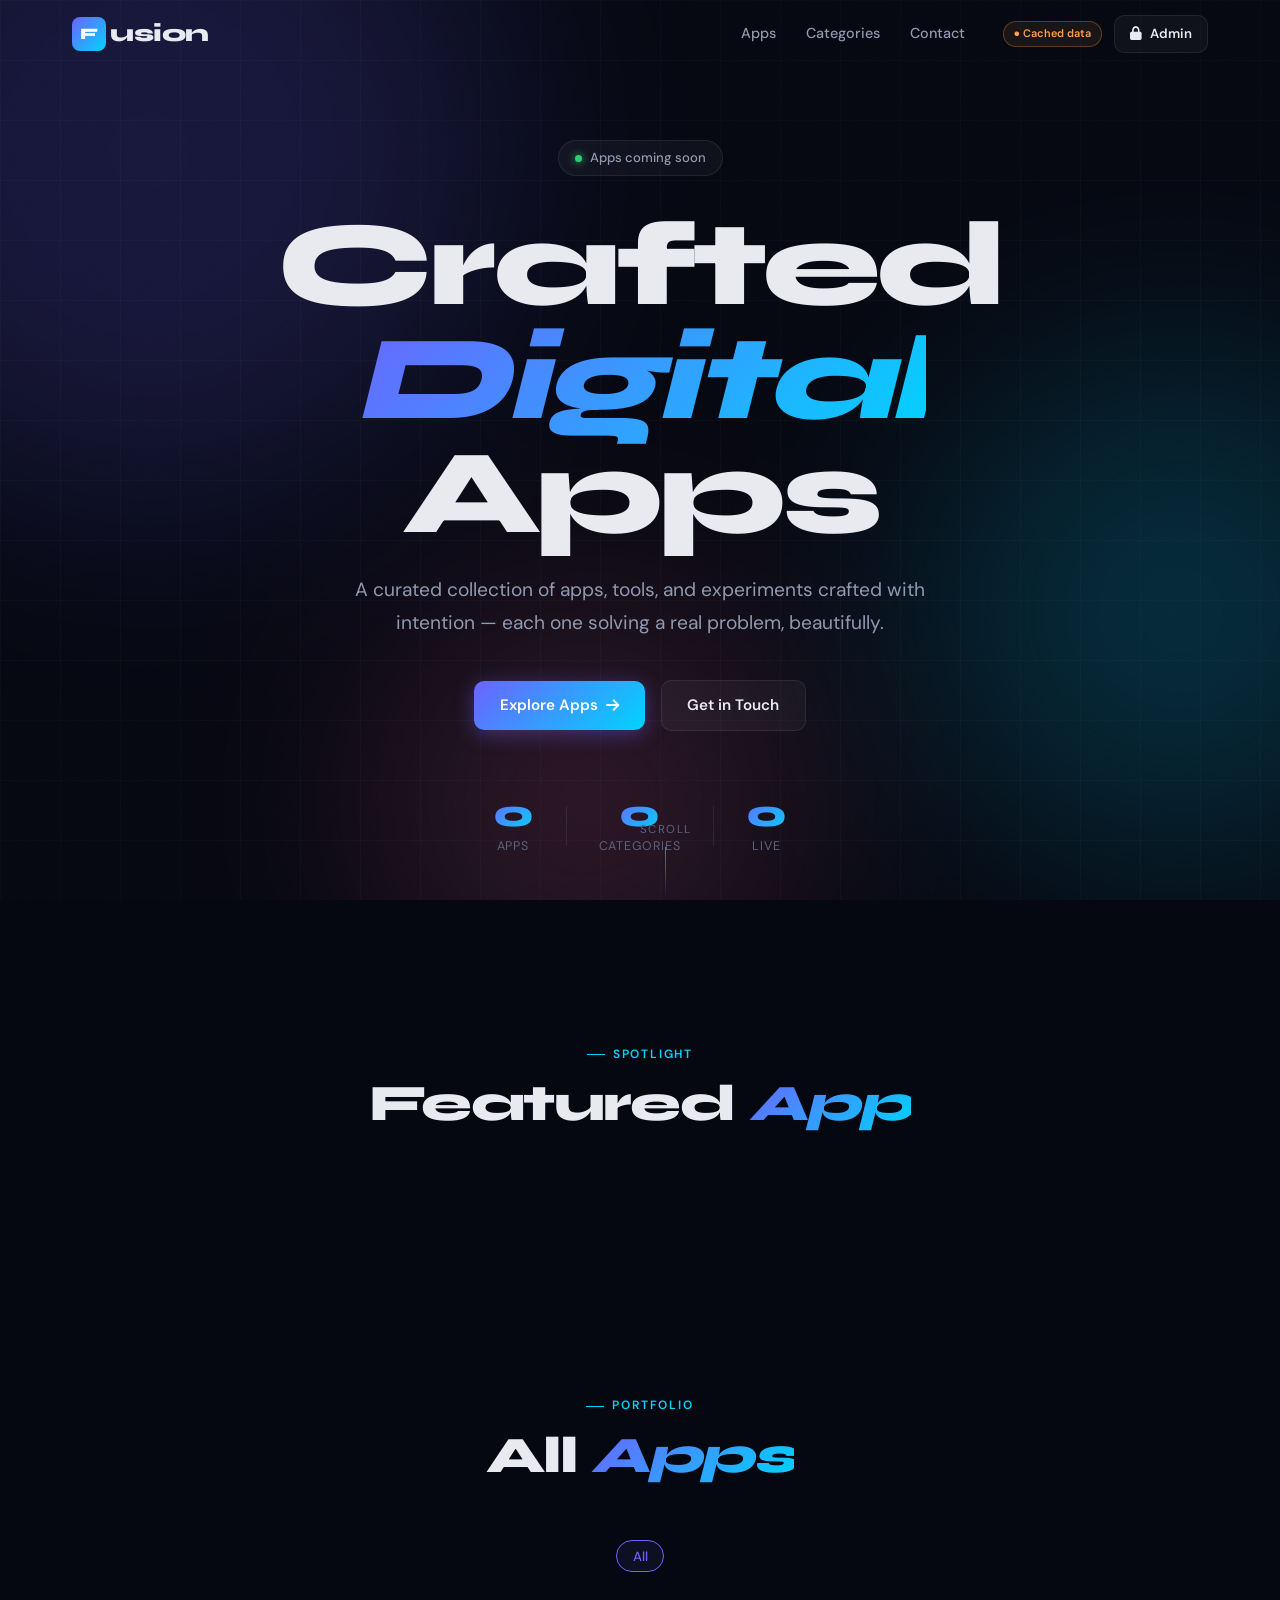
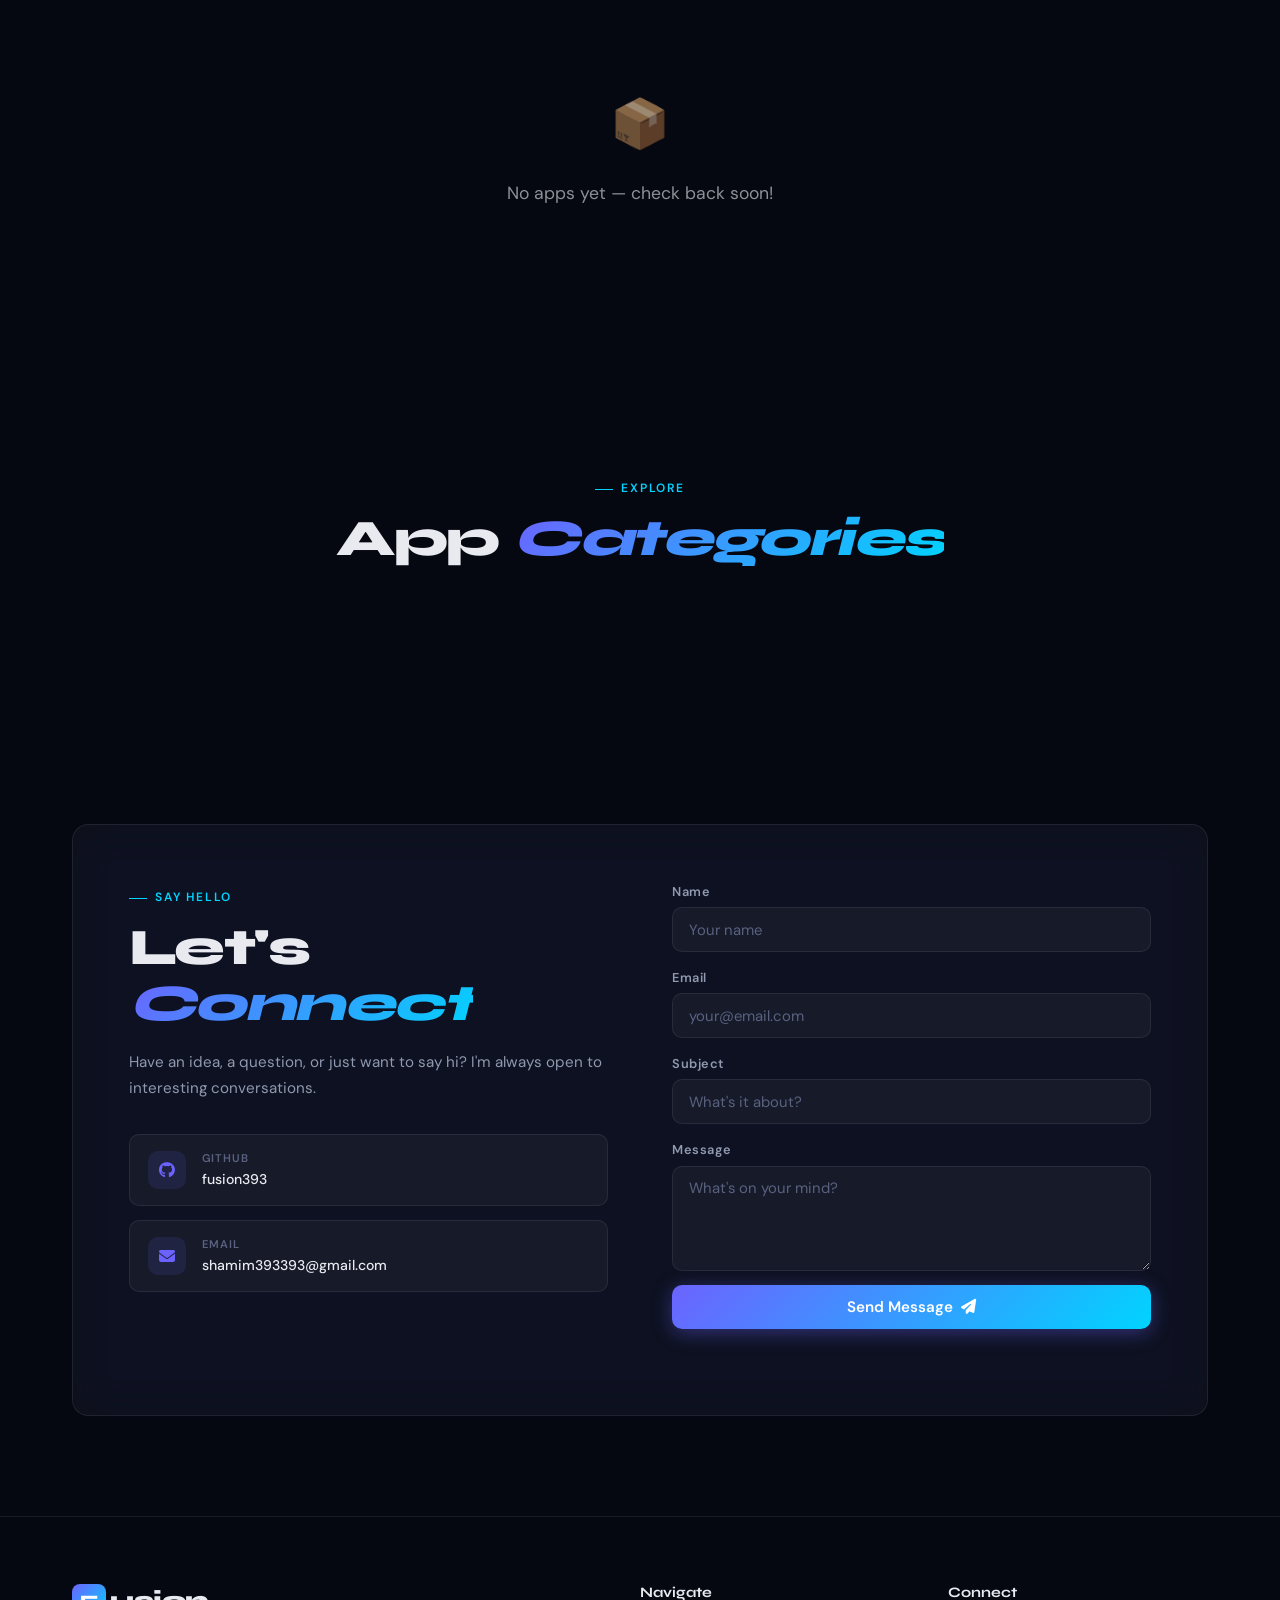
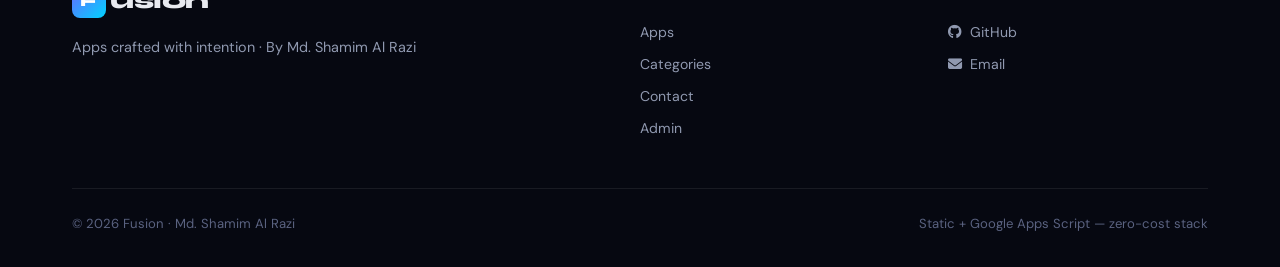
<file: index.html>
<!DOCTYPE html>
<html lang="en">
<head>
  <meta charset="UTF-8"/>
  <meta name="viewport" content="width=device-width, initial-scale=1.0"/>
  <meta name="description" content="Fusion — App portfolio by Md. Shamim Al Razi"/>
  <meta name="author" content="Md. Shamim Al Razi"/>
  <meta property="og:title" content="Fusion — App Portfolio"/>
  <meta property="og:description" content="A curated collection of apps crafted with intention."/>
  <meta property="og:url" content="https://fusion393.github.io"/>
  <title>Fusion — App Portfolio</title>

  <link rel="preconnect" href="https://fonts.googleapis.com"/>
  <link rel="preconnect" href="https://fonts.gstatic.com" crossorigin/>
  <link href="https://fonts.googleapis.com/css2?family=Syne:wght@400;600;700;800&family=DM+Sans:ital,opsz,wght@0,9..40,300;0,9..40,400;0,9..40,500;1,9..40,300&display=swap" rel="stylesheet"/>
  <link rel="stylesheet" href="https://cdnjs.cloudflare.com/ajax/libs/font-awesome/6.5.0/css/all.min.css"/>
  <link rel="stylesheet" href="style.css"/>
</head>
<body>

<!-- Noise + BG -->
<div class="noise"></div>
<div class="bg-wrap">
  <div class="orb orb-1"></div>
  <div class="orb orb-2"></div>
  <div class="orb orb-3"></div>
  <div class="bg-grid"></div>
</div>

<!-- ══ NAVBAR ══════════════════════════════════════════════════ -->
<nav class="navbar" id="navbar">
  <div class="nav-inner">
    <a href="#" class="logo"><span class="logo-mark">F</span><span>usion</span></a>
    <ul class="nav-links" id="navLinks">
      <li><a href="#apps" class="nl">Apps</a></li>
      <li><a href="#categories" class="nl">Categories</a></li>
      <li><a href="#contact" class="nl">Contact</a></li>
    </ul>
    <div class="nav-right">
      <span class="data-badge" id="dataBadge" title="Data source"></span>
      <a href="admin/index.html" class="btn btn-sm btn-ghost"><i class="fas fa-lock"></i> Admin</a>
      <button class="hamburger" id="hamburger"><span></span><span></span><span></span></button>
    </div>
  </div>
  <div class="drawer" id="drawer">
    <ul>
      <li><a href="#apps" class="nl">Apps</a></li>
      <li><a href="#categories" class="nl">Categories</a></li>
      <li><a href="#contact" class="nl">Contact</a></li>
      <li><a href="admin/index.html"><i class="fas fa-lock"></i> Admin</a></li>
    </ul>
  </div>
</nav>

<!-- ══ HERO ════════════════════════════════════════════════════ -->
<section class="hero" id="home">
  <div class="hero-inner">
    <div class="hero-badge"><span class="bdot"></span><span id="heroBadgeText">Loading apps…</span></div>
    <h1 class="hero-title">
      <span class="hl hl-1">Crafted</span>
      <span class="hl hl-2"><em class="gtext">Digital</em></span>
      <span class="hl hl-3">Apps</span>
    </h1>
    <p class="hero-sub" id="heroSub">A curated collection of apps, tools, and experiments — each one solving a real problem, beautifully.</p>
    <div class="hero-actions">
      <a href="#apps" class="btn btn-primary"><span>Explore Apps</span><i class="fas fa-arrow-right"></i></a>
      <a href="#contact" class="btn btn-ghost">Get in Touch</a>
    </div>
    <div class="hero-stats">
      <div class="stat"><span class="sn" id="statTotal">—</span><span class="sl">Apps</span></div>
      <div class="sdiv"></div>
      <div class="stat"><span class="sn" id="statCats">—</span><span class="sl">Categories</span></div>
      <div class="sdiv"></div>
      <div class="stat"><span class="sn" id="statLive">—</span><span class="sl">Live</span></div>
    </div>
  </div>
  <div class="scroll-hint"><span>Scroll</span><div class="scroll-line"></div></div>
</section>

<!-- ══ FEATURED ════════════════════════════════════════════════ -->
<section class="section" id="featured">
  <div class="container">
    <div class="sec-head"><div class="sec-tag">Spotlight</div><h2 class="sec-title">Featured <em>App</em></h2></div>
    <div id="featuredWrap">
      <div class="skeleton-featured"></div>
    </div>
  </div>
</section>

<!-- ══ APPS ════════════════════════════════════════════════════ -->
<section class="section" id="apps">
  <div class="container">
    <div class="sec-head"><div class="sec-tag">Portfolio</div><h2 class="sec-title">All <em>Apps</em></h2></div>
    <div class="filter-bar" id="filterBar"><button class="fbtn active" data-filter="all">All</button></div>
    <div class="apps-grid" id="appsGrid">
      <div class="skeleton-card"></div>
      <div class="skeleton-card"></div>
      <div class="skeleton-card"></div>
    </div>
  </div>
</section>

<!-- ══ CATEGORIES ══════════════════════════════════════════════ -->
<section class="section" id="categories">
  <div class="container">
    <div class="sec-head"><div class="sec-tag">Explore</div><h2 class="sec-title">App <em>Categories</em></h2></div>
    <div class="cats-grid" id="catsGrid"></div>
  </div>
</section>

<!-- ══ CONTACT ═════════════════════════════════════════════════ -->
<section class="section" id="contact">
  <div class="container">
    <div class="contact-wrap glass">
      <div class="contact-left">
        <div class="sec-tag">Say Hello</div>
        <h2 class="sec-title">Let's <em>Connect</em></h2>
        <p>Have an idea, a question, or just want to say hi? I'm always open to interesting conversations.</p>
        <div class="channels" id="contactChannels"></div>
      </div>
      <div class="contact-right">
        <form class="cform" id="contactForm" novalidate>
          <div class="fg"><label>Name</label><input type="text" id="cname" placeholder="Your name" required/></div>
          <div class="fg"><label>Email</label><input type="email" id="cemail" placeholder="your@email.com" required/></div>
          <div class="fg"><label>Subject</label><input type="text" id="csubject" placeholder="What's it about?"/></div>
          <div class="fg"><label>Message</label><textarea id="cmsg" rows="4" placeholder="What's on your mind?" required></textarea></div>
          <button type="submit" class="btn btn-primary full" id="csubmit">
            <span>Send Message</span><i class="fas fa-paper-plane"></i>
          </button>
          <p class="form-note" id="formNote"></p>
        </form>
      </div>
    </div>
  </div>
</section>

<!-- ══ FOOTER ══════════════════════════════════════════════════ -->
<footer class="footer">
  <div class="container">
    <div class="footer-top">
      <div class="fbrand">
        <a href="#" class="logo"><span class="logo-mark">F</span><span>usion</span></a>
        <p id="footerTagline">Apps crafted with intention. · By Md. Shamim Al Razi</p>
      </div>
      <div class="fcol"><h4>Navigate</h4><ul>
        <li><a href="#apps">Apps</a></li>
        <li><a href="#categories">Categories</a></li>
        <li><a href="#contact">Contact</a></li>
        <li><a href="admin/index.html">Admin</a></li>
      </ul></div>
      <div class="fcol"><h4>Connect</h4><ul id="footerLinks"></ul></div>
    </div>
    <div class="footer-bot">
      <p id="footerCopyright">&copy; <span id="yr"></span> Fusion · Md. Shamim Al Razi</p>
      <p>Static + Google Apps Script — zero-cost stack</p>
    </div>
  </div>
</footer>

<button class="btt" id="btt" aria-label="Back to top"><i class="fas fa-arrow-up"></i></button>

<!-- ══ APP MODAL ════════════════════════════════════════════════ -->
<div class="modal-overlay" id="modalOverlay" role="dialog" aria-modal="true" aria-labelledby="modalTitle">
  <div class="modal" id="modal">
    <button class="modal-close" id="modalClose" aria-label="Close"><i class="fas fa-times"></i></button>
    <div class="modal-body" id="modalBody"></div>
  </div>
</div>

<script src="script.js"></script>
</body>
</html>
</file>
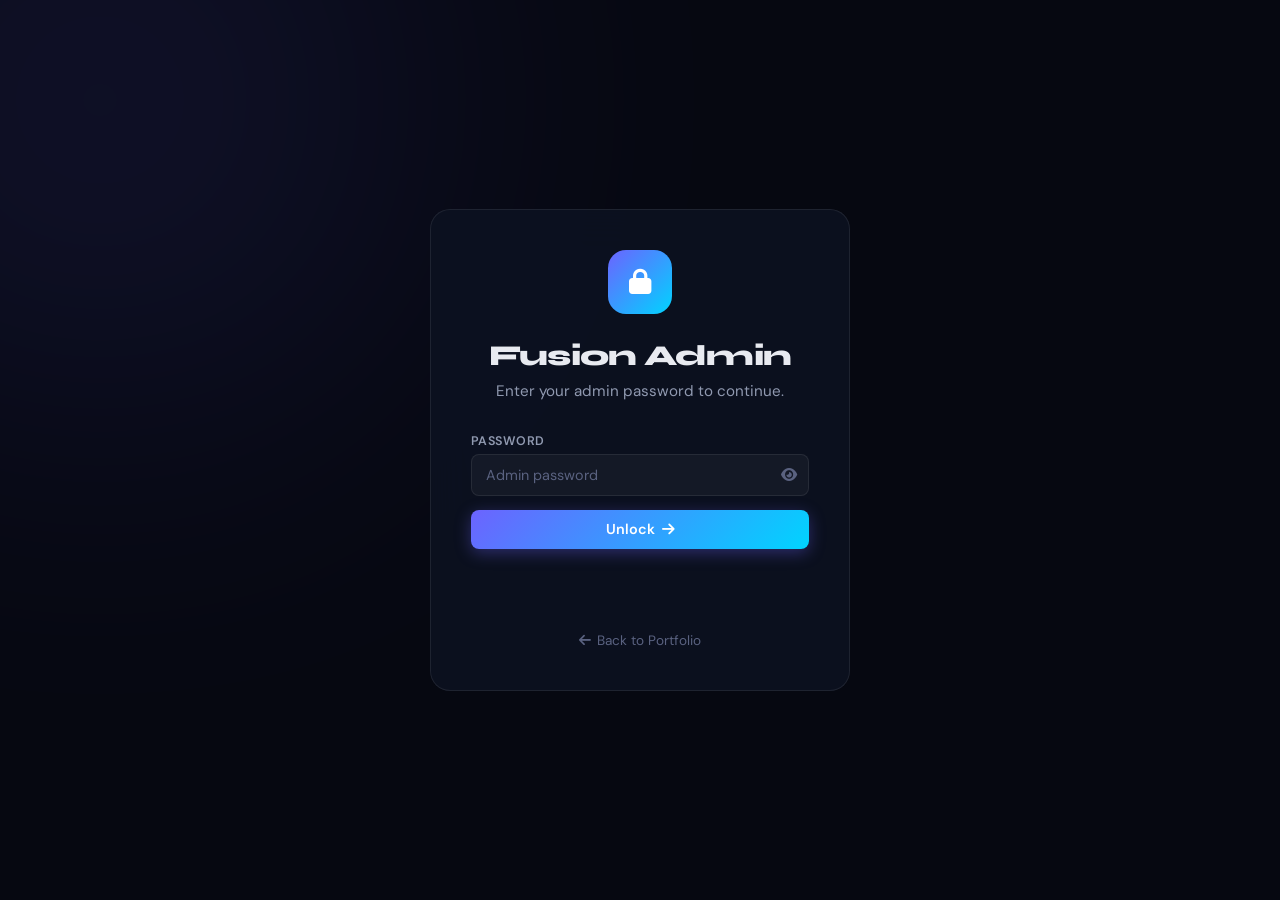
<file: admin/index.html>
<!DOCTYPE html>
<html lang="en">
<head>
  <meta charset="UTF-8"/>
  <meta name="viewport" content="width=device-width, initial-scale=1.0"/>
  <title>Fusion Admin — App Manager</title>
  <link rel="preconnect" href="https://fonts.googleapis.com"/>
  <link rel="preconnect" href="https://fonts.gstatic.com" crossorigin/>
  <link href="https://fonts.googleapis.com/css2?family=Syne:wght@400;600;700;800&family=DM+Sans:ital,opsz,wght@0,9..40,300;0,9..40,400;0,9..40,500&display=swap" rel="stylesheet"/>
  <link rel="stylesheet" href="https://cdnjs.cloudflare.com/ajax/libs/font-awesome/6.5.0/css/all.min.css"/>
  <link rel="stylesheet" href="admin.css"/>
</head>
<body>

<!-- ══ LOCK SCREEN ═══════════════════════════════════════════ -->
<div class="lockscreen" id="lockscreen">
  <div class="lock-card">
    <div class="lock-icon"><i class="fas fa-lock"></i></div>
    <h1>Fusion Admin</h1>
    <p>Enter your admin password to continue.</p>
    <form id="loginForm" novalidate>
      <div class="fg">
        <label>Password</label>
        <div class="pw-wrap">
          <input type="password" id="loginPw" placeholder="Admin password" autocomplete="current-password" required/>
          <button type="button" class="pw-toggle" id="pwToggle"><i class="fas fa-eye"></i></button>
        </div>
      </div>
      <button type="submit" class="btn btn-primary full" id="loginBtn">
        <span>Unlock</span><i class="fas fa-arrow-right"></i>
      </button>
      <p class="login-note" id="loginNote"></p>
    </form>
    <a href="../index.html" class="back-link"><i class="fas fa-arrow-left"></i> Back to Portfolio</a>
  </div>
</div>

<!-- ══ ADMIN PANEL ═══════════════════════════════════════════ -->
<div class="admin-wrap" id="adminWrap" style="display:none">

  <!-- Sidebar -->
  <aside class="sidebar" id="sidebar">
    <div class="sb-top">
      <div class="sb-logo"><span class="logo-mark">F</span><span>Admin</span></div>
      <button class="sb-toggle" id="sbToggle"><i class="fas fa-bars"></i></button>
    </div>
    <nav class="sb-nav">
      <button class="sb-item active" data-tab="apps"><i class="fas fa-th-large"></i><span>Apps</span></button>
      <button class="sb-item" data-tab="add"><i class="fas fa-plus-circle"></i><span>Add App</span></button>
      <button class="sb-item" data-tab="upload"><i class="fas fa-upload"></i><span>Upload Files</span></button>
    </nav>
    <div class="sb-bot">
      <div class="sb-status" id="sbStatus"><span class="sdot"></span><span>Connected</span></div>
      <button class="sb-item logout-btn" id="logoutBtn"><i class="fas fa-sign-out-alt"></i><span>Logout</span></button>
      <a href="../index.html" class="sb-item"><i class="fas fa-external-link-alt"></i><span>View Site</span></a>
    </div>
  </aside>

  <!-- Main -->
  <main class="admin-main" id="adminMain">

    <!-- Top bar -->
    <div class="topbar">
      <button class="topbar-sb-toggle" id="topbarSbToggle"><i class="fas fa-bars"></i></button>
      <div class="topbar-title" id="topbarTitle">Apps</div>
      <div class="topbar-actions" id="topbarActions"></div>
    </div>

    <!-- Toast container -->
    <div class="toasts" id="toasts"></div>

    <!-- ── TAB: APPS ── -->
    <div class="tab-panel active" id="tab-apps">
      <div class="panel-head">
        <div class="panel-search">
          <i class="fas fa-search"></i>
          <input type="text" id="appSearch" placeholder="Search apps…"/>
        </div>
        <button class="btn btn-primary btn-sm" onclick="switchTab('add')">
          <i class="fas fa-plus"></i> Add App
        </button>
      </div>
      <div class="admin-apps-grid" id="adminAppsGrid">
        <div class="loading-state"><i class="fas fa-spinner fa-spin"></i> Loading apps…</div>
      </div>
    </div>

    <!-- ── TAB: ADD / EDIT APP ── -->
    <div class="tab-panel" id="tab-add">
      <div class="form-card">
        <div class="form-card-head">
          <h2 id="formTitle">Add New App</h2>
          <button class="btn btn-ghost btn-sm" id="cancelEdit" style="display:none" onclick="cancelEdit()">
            <i class="fas fa-times"></i> Cancel
          </button>
        </div>

        <form id="appForm" novalidate>
          <input type="hidden" id="editingId"/>

          <div class="form-grid">
            <!-- Basic Info -->
            <div class="form-section">
              <h3 class="fsec-title"><i class="fas fa-info-circle"></i> Basic Info</h3>

              <div class="fg required"><label>App Name</label>
                <input type="text" id="f_name" placeholder="e.g. NoteFlow" required/></div>

              <div class="fg required"><label>Short Description</label>
                <input type="text" id="f_short" placeholder="One-line summary (shown on cards)" required/></div>

              <div class="fg required"><label>Full Description</label>
                <textarea id="f_full" rows="4" placeholder="Detailed description shown in the app modal" required></textarea></div>

              <div class="fg-row">
                <div class="fg required"><label>Category</label>
                  <select id="f_cat">
                    <option value="">Select…</option>
                    <option>Productivity</option><option>Design Tools</option>
                    <option>Finance</option><option>Utilities</option>
                    <option>Education</option><option>Entertainment</option>
                    <option>Social</option><option>Health</option>
                    <option>Games</option><option>Other</option>
                  </select></div>
                <div class="fg required"><label>Status</label>
                  <select id="f_status">
                    <option value="live">Live</option>
                    <option value="beta">Beta</option>
                    <option value="wip">In Progress</option>
                    <option value="planned">Planned</option>
                  </select></div>
              </div>

              <div class="fg-row">
                <div class="fg"><label>Version</label>
                  <input type="text" id="f_version" placeholder="1.0.0"/></div>
                <div class="fg"><label>Release Date</label>
                  <input type="date" id="f_date"/></div>
              </div>

              <div class="fg"><label>Platform <small>(comma-separated)</small></label>
                <input type="text" id="f_platform" placeholder="Web, Android, iOS"/></div>

              <div class="fg"><label>Tech Stack <small>(comma-separated)</small></label>
                <input type="text" id="f_tech" placeholder="React, Firebase, Tailwind"/></div>

              <div class="fg toggle-fg">
                <label>Featured App</label>
                <label class="toggle">
                  <input type="checkbox" id="f_featured"/>
                  <span class="toggle-track"><span class="toggle-thumb"></span></span>
                </label>
              </div>
            </div>

            <!-- Links -->
            <div class="form-section">
              <h3 class="fsec-title"><i class="fas fa-link"></i> Links</h3>

              <div class="fg"><label>Logo URL</label>
                <input type="url" id="f_logo" placeholder="https://… or use Upload tab"/></div>

              <div class="fg"><label>Live Demo URL</label>
                <input type="url" id="f_demo" placeholder="https://your-app.github.io"/></div>

              <div class="fg"><label>GitHub URL</label>
                <input type="url" id="f_github" placeholder="https://github.com/…"/></div>

              <div class="fg"><label>Download URL</label>
                <input type="url" id="f_download" placeholder="https://drive.google.com/… or APK link"/></div>

              <div class="fg"><label>File Size</label>
                <input type="text" id="f_size" placeholder="e.g. 4.2 MB"/></div>

              <div class="fg"><label>Video URL <small>(YouTube or .mp4)</small></label>
                <input type="url" id="f_video" placeholder="https://youtube.com/watch?v=…"/></div>

              <div class="fg"><label>Screenshot URLs <small>(one per line)</small></label>
                <textarea id="f_screenshots" rows="4" placeholder="https://drive.google.com/…&#10;https://drive.google.com/…"></textarea></div>
            </div>
          </div>

          <div class="form-actions">
            <button type="submit" class="btn btn-primary" id="submitAppBtn">
              <i class="fas fa-save"></i> <span id="submitLabel">Save App</span>
            </button>
            <button type="button" class="btn btn-ghost" onclick="resetAppForm()">
              <i class="fas fa-undo"></i> Reset
            </button>
          </div>

          <div class="form-msg" id="formMsg"></div>
        </form>
      </div>
    </div>

    <!-- ── TAB: UPLOAD FILES ── -->
    <div class="tab-panel" id="tab-upload">
      <div class="form-card">
        <div class="form-card-head"><h2>Upload Files to Google Drive</h2></div>
        <p class="upload-info">
          Files are uploaded to your Google Drive folder via Apps Script and made publicly viewable.
          Copy the returned URL into the app form above.
        </p>

        <div class="upload-sections">
          <!-- Logo -->
          <div class="upload-block">
            <h3 class="fsec-title"><i class="fas fa-image"></i> Logo</h3>
            <div class="drop-zone" id="dz-logo" data-type="logo" data-accept="image/*">
              <i class="fas fa-cloud-upload-alt"></i>
              <span>Drag & drop or click to choose logo</span>
              <small>PNG, JPG, WebP — recommended 512×512</small>
              <input type="file" accept="image/*" class="dz-input"/>
            </div>
            <div class="upload-preview" id="prev-logo"></div>
            <button class="btn btn-primary btn-sm" onclick="uploadFile('logo')"><i class="fas fa-upload"></i> Upload Logo</button>
            <div class="upload-result" id="res-logo"></div>
          </div>

          <!-- Screenshots -->
          <div class="upload-block">
            <h3 class="fsec-title"><i class="fas fa-images"></i> Screenshots</h3>
            <div class="drop-zone" id="dz-ss" data-type="screenshot" data-accept="image/*">
              <i class="fas fa-cloud-upload-alt"></i>
              <span>Drag & drop or click to choose screenshots</span>
              <small>PNG, JPG — multiple files allowed</small>
              <input type="file" accept="image/*" multiple class="dz-input"/>
            </div>
            <div class="upload-preview" id="prev-ss"></div>
            <button class="btn btn-primary btn-sm" onclick="uploadFile('screenshot')"><i class="fas fa-upload"></i> Upload Screenshots</button>
            <div class="upload-result" id="res-ss"></div>
          </div>

          <!-- Video -->
          <div class="upload-block">
            <h3 class="fsec-title"><i class="fas fa-film"></i> Video Preview</h3>
            <div class="drop-zone" id="dz-video" data-type="video" data-accept="video/*">
              <i class="fas fa-cloud-upload-alt"></i>
              <span>Drag & drop or click to choose video</span>
              <small>MP4, WebM — max 50 MB</small>
              <input type="file" accept="video/*" class="dz-input"/>
            </div>
            <div class="upload-preview" id="prev-video"></div>
            <button class="btn btn-primary btn-sm" onclick="uploadFile('video')"><i class="fas fa-upload"></i> Upload Video</button>
            <div class="upload-result" id="res-video"></div>
          </div>

          <!-- Download file -->
          <div class="upload-block">
            <h3 class="fsec-title"><i class="fas fa-file-archive"></i> APK / ZIP / Download</h3>
            <div class="drop-zone" id="dz-dl" data-type="download" data-accept=".apk,.zip,.rar,.exe,.dmg">
              <i class="fas fa-cloud-upload-alt"></i>
              <span>Drag & drop or click to choose file</span>
              <small>APK, ZIP, EXE, DMG, RAR</small>
              <input type="file" accept=".apk,.zip,.rar,.exe,.dmg" class="dz-input"/>
            </div>
            <div class="upload-preview" id="prev-dl"></div>
            <button class="btn btn-primary btn-sm" onclick="uploadFile('download')"><i class="fas fa-upload"></i> Upload File</button>
            <div class="upload-result" id="res-dl"></div>
          </div>
        </div>
      </div>
    </div>

  </main>
</div>

<!-- ══ DELETE CONFIRM MODAL ══════════════════════════════════ -->
<div class="modal-overlay" id="deleteOverlay">
  <div class="confirm-modal">
    <div class="confirm-icon"><i class="fas fa-trash-alt"></i></div>
    <h3>Delete App</h3>
    <p id="deleteMsg">Are you sure you want to delete this app? This cannot be undone.</p>
    <div class="confirm-actions">
      <button class="btn btn-danger" id="confirmDeleteBtn">Delete</button>
      <button class="btn btn-ghost" onclick="closeDeleteModal()">Cancel</button>
    </div>
  </div>
</div>

<script src="admin.js"></script>
</body>
</html>
</file>
<file: style.css>
/* ═══════════════════════════════════════════
   FUSION — style.css  (Main Site)
   Dark Glassmorphism · Syne + DM Sans
═══════════════════════════════════════════ */

/* ── Variables ─────────────────────────── */
:root{
  --bg:#060811; --bg2:#0c1120;
  --surf:rgba(255,255,255,.04); --surfh:rgba(255,255,255,.08);
  --bdr:rgba(255,255,255,.08); --bdrh:rgba(255,255,255,.18);
  --a:#6c63ff; --a2:#00d4ff; --a3:#ff6b9d; --aw:#f9a04b;
  --t:#e8eaf0; --t2:#9099b0; --t3:#5a6280;
  --g1:linear-gradient(135deg,#6c63ff,#00d4ff);
  --g2:linear-gradient(135deg,#ff6b9d,#f9a04b);
  --g3:linear-gradient(135deg,#00d4ff,#6c63ff);
  --r:16px; --rs:10px; --rl:24px;
  --sh:0 8px 32px rgba(0,0,0,.5);
  --shl:0 20px 60px rgba(0,0,0,.6);
  --glow:0 0 40px rgba(108,99,255,.25);
  --ease:cubic-bezier(.4,0,.2,1);
  --spring:cubic-bezier(.34,1.56,.64,1);
  --fd:'Syne',sans-serif; --fb:'DM Sans',sans-serif;
}
*,*::before,*::after{box-sizing:border-box;margin:0;padding:0}
html{scroll-behavior:smooth}
body{font-family:var(--fb);background:var(--bg);color:var(--t);overflow-x:hidden;line-height:1.65;-webkit-font-smoothing:antialiased}
a{text-decoration:none;color:inherit}
ul{list-style:none}
button{cursor:pointer;border:none;background:none;font-family:inherit}
input,textarea,select{font-family:inherit}
::-webkit-scrollbar{width:5px}
::-webkit-scrollbar-track{background:var(--bg)}
::-webkit-scrollbar-thumb{background:var(--a);border-radius:99px}

/* ── Noise + BG ────────────────────────── */
.noise{position:fixed;inset:0;background-image:url("data:image/svg+xml,%3Csvg xmlns='http://www.w3.org/2000/svg' width='300' height='300'%3E%3Cfilter id='n'%3E%3CfeTurbulence type='fractalNoise' baseFrequency='0.75' numOctaves='4' stitchTiles='stitch'/%3E%3C/filter%3E%3Crect width='300' height='300' filter='url(%23n)' opacity='0.03'/%3E%3C/svg%3E");pointer-events:none;z-index:0;opacity:.6}
.bg-wrap{position:fixed;inset:0;z-index:-1;overflow:hidden}
.orb{position:absolute;border-radius:50%;filter:blur(120px);opacity:.18;animation:orbF 18s ease-in-out infinite}
.orb-1{width:700px;height:700px;background:var(--a);top:-200px;left:-200px}
.orb-2{width:500px;height:500px;background:var(--a2);top:40%;right:-150px;animation-delay:-6s}
.orb-3{width:400px;height:400px;background:var(--a3);bottom:-100px;left:30%;animation-delay:-12s}
@keyframes orbF{0%,100%{transform:translate(0,0) scale(1)}33%{transform:translate(40px,-30px) scale(1.05)}66%{transform:translate(-20px,40px) scale(.95)}}
.bg-grid{position:absolute;inset:0;background-image:linear-gradient(rgba(255,255,255,.02) 1px,transparent 1px),linear-gradient(90deg,rgba(255,255,255,.02) 1px,transparent 1px);background-size:60px 60px}

/* ── Glass ─────────────────────────────── */
.glass{background:var(--surf);backdrop-filter:blur(20px) saturate(180%);-webkit-backdrop-filter:blur(20px) saturate(180%);border:1px solid var(--bdr);border-radius:var(--r)}

/* ── Buttons ───────────────────────────── */
.btn{display:inline-flex;align-items:center;gap:8px;padding:.75rem 1.6rem;border-radius:var(--rs);font-weight:600;font-size:.95rem;transition:transform .25s var(--spring),box-shadow .25s;position:relative;overflow:hidden}
.btn::before{content:'';position:absolute;inset:0;background:rgba(255,255,255,.08);opacity:0;transition:opacity .2s}
.btn:hover::before{opacity:1}
.btn:hover{transform:translateY(-2px)}
.btn:active{transform:translateY(0)}
.btn-primary{background:var(--g1);color:#fff;box-shadow:0 4px 20px rgba(108,99,255,.4)}
.btn-primary:hover{box-shadow:0 8px 30px rgba(108,99,255,.6)}
.btn-ghost{background:var(--surf);border:1px solid var(--bdr);color:var(--t)}
.btn-ghost:hover{border-color:var(--a)}
.btn-outline{background:transparent;border:1px solid var(--bdr);color:var(--t2)}
.btn-outline:hover{border-color:var(--bdrh);color:var(--t)}
.btn-danger{background:rgba(255,107,157,.12);border:1px solid rgba(255,107,157,.3);color:var(--a3)}
.btn-danger:hover{background:rgba(255,107,157,.2)}
.btn-sm{padding:.42rem .95rem;font-size:.83rem}
.full{width:100%;justify-content:center}

/* ── Navbar ────────────────────────────── */
.navbar{position:fixed;top:0;left:0;right:0;z-index:1000;transition:background .4s}
.navbar.scrolled{background:rgba(6,8,17,.88);backdrop-filter:blur(24px);box-shadow:0 1px 0 var(--bdr)}
.nav-inner{max-width:1200px;margin:0 auto;padding:0 2rem;height:68px;display:flex;align-items:center;gap:1.5rem}
.logo{display:flex;align-items:center;gap:4px;font-family:var(--fd);font-weight:800;font-size:1.5rem;letter-spacing:-.02em}
.logo-mark{display:inline-flex;align-items:center;justify-content:center;width:34px;height:34px;background:var(--g1);border-radius:8px;font-size:1rem;color:#fff}
.nav-links{display:flex;gap:.2rem;margin-left:auto}
.nl{padding:.4rem .85rem;font-size:.9rem;font-weight:500;color:var(--t2);border-radius:var(--rs);transition:color .2s,background .2s}
.nl:hover,.nl.active{color:var(--t);background:var(--surfh)}
.nav-right{display:flex;align-items:center;gap:.75rem;flex-shrink:0}
.data-badge{display:inline-flex;align-items:center;gap:5px;padding:.2rem .6rem;border-radius:99px;font-size:.68rem;font-weight:600;border:1px solid var(--bdr);color:var(--t3);white-space:nowrap}
.data-badge.live-src{border-color:rgba(46,204,113,.3);color:#2ecc71;background:rgba(46,204,113,.08)}
.data-badge.fallback-src{border-color:rgba(249,160,75,.3);color:var(--aw);background:rgba(249,160,75,.08)}
.hamburger{display:none;flex-direction:column;gap:5px;padding:8px}
.hamburger span{display:block;width:22px;height:2px;background:var(--t);border-radius:2px;transition:transform .3s,opacity .3s}
.hamburger.open span:nth-child(1){transform:translateY(7px) rotate(45deg)}
.hamburger.open span:nth-child(2){opacity:0}
.hamburger.open span:nth-child(3){transform:translateY(-7px) rotate(-45deg)}
.drawer{display:none;padding:1rem 1.5rem 1.5rem;background:rgba(6,8,17,.97);backdrop-filter:blur(24px);border-top:1px solid var(--bdr);animation:slideD .3s var(--ease)}
.drawer.open{display:block}
.drawer ul{display:flex;flex-direction:column;gap:.25rem}
.drawer li a{display:block;padding:.65rem .75rem;font-size:1rem;color:var(--t2);border-radius:var(--rs);transition:color .2s}
.drawer li a:hover{color:var(--t)}
@keyframes slideD{from{opacity:0;transform:translateY(-8px)}to{opacity:1;transform:none}}

/* ── Hero ──────────────────────────────── */
.hero{min-height:100vh;display:flex;align-items:center;position:relative;padding:140px 2rem 80px}
.hero-inner{max-width:860px;margin:0 auto;width:100%;text-align:center}
.hero-badge{display:inline-flex;align-items:center;gap:8px;padding:.4rem 1rem;background:var(--surf);border:1px solid var(--bdr);border-radius:99px;font-size:.82rem;font-weight:500;color:var(--t2);margin-bottom:2rem;animation:fadeUp .6s var(--ease) .1s both}
.bdot{width:7px;height:7px;background:#2ecc71;border-radius:50%;box-shadow:0 0 8px #2ecc71;animation:pulse 2s infinite;flex-shrink:0}
@keyframes pulse{0%,100%{opacity:1;transform:scale(1)}50%{opacity:.6;transform:scale(.8)}}
.hero-title{font-family:var(--fd);font-size:clamp(3.5rem,10vw,7.5rem);font-weight:800;line-height:.95;letter-spacing:-.04em;margin-bottom:1.5rem}
.hl{display:block;animation:fadeUp .7s var(--ease) both}
.hl-1{animation-delay:.2s}.hl-2{animation-delay:.35s}.hl-3{animation-delay:.5s}
.gtext{font-style:italic;background:var(--g1);-webkit-background-clip:text;-webkit-text-fill-color:transparent;background-clip:text}
.hero-sub{font-size:clamp(1rem,2.5vw,1.2rem);color:var(--t2);max-width:580px;margin:0 auto 2.5rem;line-height:1.7;animation:fadeUp .7s var(--ease) .6s both}
.hero-actions{display:flex;align-items:center;justify-content:center;gap:1rem;flex-wrap:wrap;margin-bottom:4rem;animation:fadeUp .7s var(--ease) .75s both}
.hero-stats{display:flex;align-items:center;justify-content:center;gap:2rem;animation:fadeUp .7s var(--ease) .9s both}
.stat{display:flex;flex-direction:column;align-items:center}
.sn{font-family:var(--fd);font-size:2.4rem;font-weight:800;background:var(--g1);-webkit-background-clip:text;-webkit-text-fill-color:transparent;background-clip:text;line-height:1}
.sl{font-size:.78rem;color:var(--t3);text-transform:uppercase;letter-spacing:.08em;margin-top:.2rem}
.sdiv{width:1px;height:40px;background:var(--bdr)}
.scroll-hint{position:absolute;bottom:2.5rem;left:50%;transform:translateX(-50%);display:flex;flex-direction:column;align-items:center;gap:.5rem;font-size:.72rem;text-transform:uppercase;letter-spacing:.12em;color:var(--t3);animation:fadeUp .7s var(--ease) 1.2s both}
.scroll-line{width:1px;height:50px;background:linear-gradient(to bottom,var(--a),transparent);animation:scp 2s ease-in-out infinite}
@keyframes scp{0%,100%{transform:scaleY(1);opacity:1}50%{transform:scaleY(.6);opacity:.4}}
@keyframes fadeUp{from{opacity:0;transform:translateY(24px)}to{opacity:1;transform:none}}

/* ── Sections ──────────────────────────── */
.section{padding:100px 0;position:relative}
.container{max-width:1200px;margin:0 auto;padding:0 2rem}
.sec-head{text-align:center;margin-bottom:3.5rem}
.sec-tag{display:inline-flex;align-items:center;gap:.5rem;font-size:.75rem;font-weight:600;text-transform:uppercase;letter-spacing:.15em;color:var(--a2);margin-bottom:.75rem}
.sec-tag::before{content:'';display:inline-block;width:18px;height:1px;background:var(--a2)}
.sec-title{font-family:var(--fd);font-size:clamp(2rem,5vw,3.2rem);font-weight:800;letter-spacing:-.03em;line-height:1.1}
.sec-title em{font-style:italic;background:var(--g1);-webkit-background-clip:text;-webkit-text-fill-color:transparent;background-clip:text}

/* ── Featured ──────────────────────────── */
.featured-card{display:grid;grid-template-columns:1.3fr 1fr;gap:3rem;padding:3rem;border:1px solid var(--bdr);border-radius:var(--rl);background:var(--surf);backdrop-filter:blur(20px);position:relative;overflow:hidden}
.featured-card::before{content:'';position:absolute;top:-80px;left:-80px;width:300px;height:300px;background:var(--a);border-radius:50%;filter:blur(100px);opacity:.07;pointer-events:none}
.feat-badge{display:inline-flex;align-items:center;gap:6px;padding:.3rem .8rem;background:rgba(108,99,255,.15);border:1px solid rgba(108,99,255,.3);border-radius:99px;font-size:.75rem;font-weight:600;color:var(--a);margin-bottom:1.25rem}
.feat-name{font-family:var(--fd);font-size:clamp(1.8rem,4vw,2.8rem);font-weight:800;letter-spacing:-.03em;margin-bottom:.75rem}
.feat-desc{color:var(--t2);line-height:1.75;margin-bottom:1.5rem;font-size:1.05rem}
.feat-meta{display:flex;flex-direction:column;gap:.5rem;margin-bottom:1.75rem}
.feat-meta-row{display:flex;align-items:center;gap:.5rem;font-size:.85rem;color:var(--t2)}
.feat-meta-row i{color:var(--a);width:16px}
.feat-meta-row strong{color:var(--t)}
.feat-actions{display:flex;gap:.75rem;flex-wrap:wrap}
.feat-visual{display:flex;align-items:center;justify-content:center;flex-direction:column;gap:1rem}
.feat-logo{width:150px;height:150px;object-fit:cover;border-radius:28px;box-shadow:var(--glow)}
.feat-logo-placeholder{width:150px;height:150px;display:flex;align-items:center;justify-content:center;border-radius:28px;font-size:4rem;box-shadow:var(--glow)}
.feat-screenshots{display:flex;gap:.5rem;justify-content:center;flex-wrap:wrap}
.feat-screenshots img{width:80px;height:60px;object-fit:cover;border-radius:8px;border:1px solid var(--bdr);cursor:pointer;transition:transform .2s}
.feat-screenshots img:hover{transform:scale(1.05)}

/* ── Tech chips ────────────────────────── */
.chips{display:flex;flex-wrap:wrap;gap:.4rem;margin-bottom:1rem}
.chip{padding:.2rem .65rem;background:rgba(255,255,255,.05);border:1px solid var(--bdr);border-radius:99px;font-size:.73rem;font-weight:500;color:var(--t2)}

/* ── Filter bar ────────────────────────── */
.filter-bar{display:flex;flex-wrap:wrap;gap:.5rem;margin-bottom:3rem;justify-content:center}
.fbtn{padding:.38rem .95rem;border:1px solid var(--bdr);border-radius:99px;font-size:.83rem;font-weight:500;color:var(--t2);background:var(--surf);transition:all .2s}
.fbtn:hover,.fbtn.active{border-color:var(--a);color:var(--a);background:rgba(108,99,255,.08)}

/* ── Apps Grid ─────────────────────────── */
.apps-grid{display:grid;grid-template-columns:repeat(auto-fill,minmax(300px,1fr));gap:1.25rem}
.app-card{background:var(--surf);border:1px solid var(--bdr);border-radius:var(--r);padding:1.5rem;display:flex;flex-direction:column;gap:.9rem;transition:border-color .3s,transform .3s var(--spring),box-shadow .3s;position:relative;overflow:hidden;cursor:pointer;backdrop-filter:blur(10px)}
.app-card::before{content:'';position:absolute;top:0;left:0;right:0;height:1px;background:var(--g1);opacity:0;transition:opacity .3s}
.app-card:hover{border-color:rgba(108,99,255,.35);transform:translateY(-5px);box-shadow:var(--shl),var(--glow)}
.app-card:hover::before{opacity:1}
.card-top{display:flex;align-items:flex-start;justify-content:space-between;gap:1rem}
.card-icon{width:50px;height:50px;border-radius:14px;flex-shrink:0;display:flex;align-items:center;justify-content:center;font-size:1.5rem}
.card-icon img{width:100%;height:100%;object-fit:cover;border-radius:14px}
.card-badges{display:flex;flex-direction:column;align-items:flex-end;gap:.35rem}
.sbadge{display:inline-flex;align-items:center;gap:5px;padding:.18rem .6rem;border-radius:99px;font-size:.7rem;font-weight:600;letter-spacing:.03em}
.sbadge::before{content:'';width:5px;height:5px;border-radius:50%;background:currentColor}
.sbadge.live{background:rgba(46,204,113,.12);color:#2ecc71;border:1px solid rgba(46,204,113,.25)}
.sbadge.beta{background:rgba(249,160,75,.12);color:var(--aw);border:1px solid rgba(249,160,75,.25)}
.sbadge.wip{background:rgba(0,212,255,.12);color:var(--a2);border:1px solid rgba(0,212,255,.25)}
.sbadge.planned{background:rgba(90,98,128,.12);color:var(--t3);border:1px solid var(--bdr)}
.cbadge{padding:.15rem .55rem;border-radius:99px;font-size:.67rem;font-weight:600;text-transform:uppercase;letter-spacing:.05em;background:var(--surfh);border:1px solid var(--bdr);color:var(--t2)}
.card-name{font-family:var(--fd);font-size:1.1rem;font-weight:700;letter-spacing:-.02em}
.card-desc{font-size:.87rem;color:var(--t2);line-height:1.65;flex:1}
.card-ver{font-size:.72rem;color:var(--t3)}
.card-actions{display:flex;gap:.6rem;border-top:1px solid var(--bdr);padding-top:.9rem;margin-top:auto}
.card-actions .btn{flex:1;justify-content:center}

/* ── Categories ────────────────────────── */
.cats-grid{display:grid;grid-template-columns:repeat(auto-fill,minmax(180px,1fr));gap:1rem}
.cat-card{background:var(--surf);border:1px solid var(--bdr);border-radius:var(--r);padding:1.75rem 1.5rem;text-align:center;transition:border-color .3s,transform .3s var(--spring);cursor:pointer}
.cat-card:hover{border-color:rgba(108,99,255,.4);transform:translateY(-4px)}
.cat-ic{font-size:2rem;margin-bottom:.75rem;display:block}
.cat-nm{font-family:var(--fd);font-weight:700;font-size:.95rem;margin-bottom:.3rem}
.cat-ct{font-size:.8rem;color:var(--t3)}

/* ── Contact ───────────────────────────── */
.contact-wrap{display:grid;grid-template-columns:1fr 1fr;gap:4rem;padding:3.5rem}
.contact-left .sec-title{text-align:left;margin-bottom:1rem}
.contact-left .sec-tag{text-align:left}
.contact-left>p{color:var(--t2);line-height:1.75;margin-bottom:2rem;font-size:.95rem}
.channels{display:flex;flex-direction:column;gap:.85rem}
.ch-item{display:flex;align-items:center;gap:1rem;padding:.9rem 1.1rem;background:var(--surf);border:1px solid var(--bdr);border-radius:var(--rs);transition:border-color .2s,transform .2s}
.ch-item:hover{border-color:var(--a);transform:translateX(4px)}
.ch-ic{width:38px;height:38px;display:flex;align-items:center;justify-content:center;background:rgba(108,99,255,.12);border-radius:var(--rs);color:var(--a);font-size:1rem;flex-shrink:0}
.ch-lbl{display:block;font-size:.7rem;text-transform:uppercase;letter-spacing:.08em;color:var(--t3);font-weight:600}
.ch-val{display:block;font-size:.88rem;color:var(--t);font-weight:500}
.cform{display:flex;flex-direction:column;gap:.9rem}
.fg{display:flex;flex-direction:column;gap:.35rem}
.fg label{font-size:.8rem;font-weight:600;color:var(--t2);letter-spacing:.04em}
.fg input,.fg textarea{background:rgba(255,255,255,.04);border:1px solid var(--bdr);border-radius:var(--rs);padding:.72rem 1rem;color:var(--t);font-size:.93rem;transition:border-color .2s,box-shadow .2s;resize:vertical}
.fg input::placeholder,.fg textarea::placeholder{color:var(--t3)}
.fg input:focus,.fg textarea:focus{outline:none;border-color:var(--a);box-shadow:0 0 0 3px rgba(108,99,255,.12)}
.form-note{font-size:.82rem;text-align:center;min-height:1.2em}
.form-note.ok{color:#2ecc71}.form-note.err{color:var(--a3)}

/* ── Footer ────────────────────────────── */
.footer{border-top:1px solid var(--bdr);padding:4rem 0 2rem}
.footer-top{display:grid;grid-template-columns:2fr 1fr 1fr;gap:3rem;margin-bottom:3rem}
.fbrand .logo{margin-bottom:.9rem}
.fbrand>p{color:var(--t2);font-size:.9rem;line-height:1.7}
.fcol h4{font-family:var(--fd);font-weight:700;font-size:.9rem;margin-bottom:1rem}
.fcol ul{display:flex;flex-direction:column;gap:.55rem}
.fcol a{font-size:.88rem;color:var(--t2);transition:color .2s;display:flex;align-items:center;gap:.5rem}
.fcol a:hover{color:var(--a)}
.footer-bot{display:flex;align-items:center;justify-content:space-between;flex-wrap:wrap;gap:.5rem;padding-top:1.5rem;border-top:1px solid var(--bdr);font-size:.82rem;color:var(--t3)}

/* ── Back to top ───────────────────────── */
.btt{position:fixed;bottom:2rem;right:2rem;width:44px;height:44px;display:flex;align-items:center;justify-content:center;background:var(--g1);border-radius:50%;color:#fff;font-size:.95rem;box-shadow:var(--sh);opacity:0;pointer-events:none;transition:opacity .3s,transform .3s;z-index:500}
.btt.show{opacity:1;pointer-events:auto}
.btt:hover{transform:translateY(-3px)}

/* ── Modal ─────────────────────────────── */
.modal-overlay{position:fixed;inset:0;background:rgba(0,0,0,.75);backdrop-filter:blur(8px);z-index:2000;display:flex;align-items:center;justify-content:center;padding:1.5rem;opacity:0;pointer-events:none;transition:opacity .3s}
.modal-overlay.open{opacity:1;pointer-events:auto}
.modal{background:var(--bg2);border:1px solid var(--bdr);border-radius:var(--rl);max-width:780px;width:100%;max-height:90vh;overflow-y:auto;position:relative;transform:scale(.96) translateY(12px);transition:transform .3s var(--spring)}
.modal-overlay.open .modal{transform:none}
.modal-close{position:sticky;top:1rem;float:right;margin:.5rem .5rem 0 0;width:36px;height:36px;display:flex;align-items:center;justify-content:center;background:var(--surfh);border:1px solid var(--bdr);border-radius:50%;color:var(--t2);font-size:.9rem;z-index:1;transition:color .2s,border-color .2s}
.modal-close:hover{color:var(--t);border-color:var(--a)}
.modal-body{padding:2rem}
.mb-hero{display:flex;gap:1.5rem;align-items:flex-start;margin-bottom:1.75rem;flex-wrap:wrap}
.mb-logo{width:80px;height:80px;border-radius:20px;flex-shrink:0;display:flex;align-items:center;justify-content:center;font-size:2.5rem}
.mb-logo img{width:100%;height:100%;object-fit:cover;border-radius:20px}
.mb-meta{flex:1}
.mb-meta h2{font-family:var(--fd);font-size:1.8rem;font-weight:800;letter-spacing:-.03em;margin-bottom:.5rem}
.mb-badges{display:flex;gap:.5rem;flex-wrap:wrap;margin-bottom:.6rem}
.mb-sub{color:var(--t2);font-size:.95rem;line-height:1.65}
.mb-section{margin-bottom:1.5rem}
.mb-section h3{font-family:var(--fd);font-weight:700;font-size:.9rem;text-transform:uppercase;letter-spacing:.08em;color:var(--a2);margin-bottom:.85rem;display:flex;align-items:center;gap:.5rem}
.mb-section h3::after{content:'';flex:1;height:1px;background:var(--bdr)}
.mb-desc{color:var(--t2);line-height:1.8;font-size:.95rem}
.mb-info-grid{display:grid;grid-template-columns:1fr 1fr;gap:.6rem}
.mb-info-row{display:flex;flex-direction:column;gap:.2rem;padding:.65rem .85rem;background:var(--surf);border:1px solid var(--bdr);border-radius:var(--rs)}
.mb-info-label{font-size:.68rem;text-transform:uppercase;letter-spacing:.08em;color:var(--t3);font-weight:600}
.mb-info-val{font-size:.88rem;color:var(--t);font-weight:500}
.mb-screenshots{display:grid;grid-template-columns:repeat(auto-fill,minmax(150px,1fr));gap:.6rem}
.mb-screenshots img{width:100%;height:110px;object-fit:cover;border-radius:var(--rs);border:1px solid var(--bdr);cursor:pointer;transition:transform .2s}
.mb-screenshots img:hover{transform:scale(1.03)}
.mb-video{width:100%;aspect-ratio:16/9;border-radius:var(--rs);overflow:hidden;background:#000;border:1px solid var(--bdr)}
.mb-video iframe,.mb-video video{width:100%;height:100%;border:none}
.mb-actions{display:flex;gap:.75rem;flex-wrap:wrap;padding-top:1rem;border-top:1px solid var(--bdr)}

/* ── Skeletons ─────────────────────────── */
@keyframes shimmer{0%{background-position:-600px 0}100%{background-position:600px 0}}
.skel{background:linear-gradient(90deg,var(--surf) 25%,var(--surfh) 50%,var(--surf) 75%);background-size:600px 100%;animation:shimmer 1.5s infinite;border-radius:var(--r)}
.skeleton-featured{height:280px}.skel{display:block}
.skeleton-card{height:260px;border-radius:var(--r);animation:shimmer 1.5s infinite;background:linear-gradient(90deg,var(--surf) 25%,var(--surfh) 50%,var(--surf) 75%);background-size:600px 100%}

/* ── Reveal ────────────────────────────── */
.reveal{opacity:0;transform:translateY(28px);transition:opacity .65s var(--ease),transform .65s var(--ease)}
.reveal.vis{opacity:1;transform:none}

/* ── Responsive ────────────────────────── */
@media(max-width:1024px){.featured-card{grid-template-columns:1fr}.feat-visual{display:none}.contact-wrap{grid-template-columns:1fr;gap:2.5rem}.footer-top{grid-template-columns:1fr 1fr}}
@media(max-width:768px){.nav-links,.nav-right .btn-ghost{display:none}.hamburger{display:flex}.hero{padding:120px 1.5rem 80px}.hero-stats{gap:1.25rem}.sn{font-size:1.8rem}.section{padding:70px 0}.container{padding:0 1.25rem}.apps-grid{grid-template-columns:1fr}.cats-grid{grid-template-columns:1fr 1fr}.footer-top{grid-template-columns:1fr;gap:2rem}.footer-bot{flex-direction:column;text-align:center}.btt{bottom:1.25rem;right:1.25rem}}
@media(max-width:480px){.hero-title{font-size:3rem}.hero-stats{flex-direction:column;gap:.75rem}.sdiv{width:40px;height:1px}.cats-grid{grid-template-columns:1fr}.contact-wrap{padding:1.5rem}.mb-info-grid{grid-template-columns:1fr}.modal-body{padding:1.25rem}}
</file>
<file: admin/admin.css>
/* ═══════════════════════════════════════════
   FUSION ADMIN — admin.css
   Dark industrial admin panel
═══════════════════════════════════════════ */

:root{
  --bg:#060811; --bg2:#0c1120; --bg3:#111827;
  --surf:rgba(255,255,255,.04); --surfh:rgba(255,255,255,.08);
  --bdr:rgba(255,255,255,.08); --bdrh:rgba(255,255,255,.2);
  --a:#6c63ff; --a2:#00d4ff; --a3:#ff6b9d; --aw:#f9a04b;
  --t:#e8eaf0; --t2:#9099b0; --t3:#5a6280;
  --g1:linear-gradient(135deg,#6c63ff,#00d4ff);
  --r:12px; --rs:8px;
  --sh:0 4px 20px rgba(0,0,0,.5);
  --ease:cubic-bezier(.4,0,.2,1);
  --spring:cubic-bezier(.34,1.56,.64,1);
  --fd:'Syne',sans-serif; --fb:'DM Sans',sans-serif;
  --sb:260px; --sb-collapsed:68px;
}
*,*::before,*::after{box-sizing:border-box;margin:0;padding:0}
html{scroll-behavior:smooth}
body{font-family:var(--fb);background:var(--bg);color:var(--t);-webkit-font-smoothing:antialiased;overflow-x:hidden;min-height:100vh}
a{text-decoration:none;color:inherit}
ul{list-style:none}
button{cursor:pointer;border:none;background:none;font-family:inherit}
input,textarea,select{font-family:inherit}
::-webkit-scrollbar{width:4px}::-webkit-scrollbar-track{background:transparent}::-webkit-scrollbar-thumb{background:var(--a);border-radius:99px}

/* ── Buttons ────────────────────────────── */
.btn{display:inline-flex;align-items:center;gap:7px;padding:.65rem 1.4rem;border-radius:var(--rs);font-weight:600;font-size:.9rem;transition:transform .2s var(--spring),box-shadow .2s,opacity .2s;white-space:nowrap}
.btn:hover{transform:translateY(-1px)}
.btn:active{transform:translateY(0)}
.btn:disabled{opacity:.5;pointer-events:none}
.btn-primary{background:var(--g1);color:#fff;box-shadow:0 4px 16px rgba(108,99,255,.35)}
.btn-primary:hover{box-shadow:0 6px 24px rgba(108,99,255,.55)}
.btn-ghost{background:var(--surf);border:1px solid var(--bdr);color:var(--t)}
.btn-ghost:hover{border-color:var(--a)}
.btn-outline{background:transparent;border:1px solid var(--bdr);color:var(--t2)}
.btn-outline:hover{border-color:var(--bdrh);color:var(--t)}
.btn-danger{background:rgba(255,107,157,.1);border:1px solid rgba(255,107,157,.3);color:var(--a3)}
.btn-danger:hover{background:rgba(255,107,157,.2)}
.btn-warn{background:rgba(249,160,75,.1);border:1px solid rgba(249,160,75,.3);color:var(--aw)}
.btn-warn:hover{background:rgba(249,160,75,.2)}
.btn-sm{padding:.38rem .85rem;font-size:.8rem}
.full{width:100%;justify-content:center}

/* ── Lock Screen ──────────────────────── */
.lockscreen{position:fixed;inset:0;background:var(--bg);display:flex;align-items:center;justify-content:center;z-index:9999;padding:1.5rem}
.lockscreen::before{content:'';position:fixed;top:-200px;left:-200px;width:600px;height:600px;background:var(--a);border-radius:50%;filter:blur(160px);opacity:.12;pointer-events:none}
.lock-card{width:100%;max-width:420px;background:rgba(12,17,32,.95);border:1px solid var(--bdr);border-radius:20px;padding:2.5rem;text-align:center;backdrop-filter:blur(20px)}
.lock-icon{width:64px;height:64px;background:var(--g1);border-radius:18px;display:flex;align-items:center;justify-content:center;font-size:1.6rem;color:#fff;margin:0 auto 1.5rem}
.lock-card h1{font-family:var(--fd);font-size:1.8rem;font-weight:800;letter-spacing:-.03em;margin-bottom:.5rem}
.lock-card p{color:var(--t2);font-size:.95rem;margin-bottom:2rem}
.lock-card form{text-align:left;display:flex;flex-direction:column;gap:.85rem}
.pw-wrap{position:relative}
.pw-wrap input{width:100%;padding-right:2.75rem}
.pw-toggle{position:absolute;right:.75rem;top:50%;transform:translateY(-50%);color:var(--t3);font-size:.9rem;transition:color .2s}
.pw-toggle:hover{color:var(--t)}
.login-note{font-size:.82rem;text-align:center;min-height:1.2em;color:var(--a3)}
.back-link{display:inline-flex;align-items:center;gap:.4rem;margin-top:1.25rem;font-size:.85rem;color:var(--t3);transition:color .2s}
.back-link:hover{color:var(--t)}

/* Form globals (shared lock+admin) */
.fg{display:flex;flex-direction:column;gap:.35rem}
.fg label{font-size:.78rem;font-weight:600;color:var(--t2);letter-spacing:.04em;text-transform:uppercase}
.fg.required label::after{content:' *';color:var(--a3)}
.fg input,.fg textarea,.fg select{background:rgba(255,255,255,.04);border:1px solid var(--bdr);border-radius:var(--rs);padding:.68rem .9rem;color:var(--t);font-size:.9rem;transition:border-color .2s,box-shadow .2s;resize:vertical;width:100%}
.fg input::placeholder,.fg textarea::placeholder{color:var(--t3)}
.fg select option{background:var(--bg3);color:var(--t)}
.fg input:focus,.fg textarea:focus,.fg select:focus{outline:none;border-color:var(--a);box-shadow:0 0 0 3px rgba(108,99,255,.12)}

/* ── Admin Layout ─────────────────────── */
.admin-wrap{display:flex;min-height:100vh}

/* Sidebar */
.sidebar{width:var(--sb);background:var(--bg2);border-right:1px solid var(--bdr);display:flex;flex-direction:column;position:fixed;top:0;left:0;height:100vh;transition:width .3s var(--ease);z-index:900;overflow:hidden}
.sidebar.collapsed{width:var(--sb-collapsed)}
.sidebar.collapsed .sb-item span,.sidebar.collapsed .sb-logo span:last-child,.sidebar.collapsed .sb-status span:last-child{display:none}
.sidebar.collapsed .sb-logo{justify-content:center}
.sb-top{display:flex;align-items:center;justify-content:space-between;padding:1.25rem 1rem;border-bottom:1px solid var(--bdr);gap:.75rem}
.sb-logo{display:flex;align-items:center;gap:.5rem;font-family:var(--fd);font-weight:800;font-size:1.2rem;white-space:nowrap;overflow:hidden}
.logo-mark{display:inline-flex;align-items:center;justify-content:center;width:32px;height:32px;background:var(--g1);border-radius:8px;font-size:.9rem;color:#fff;flex-shrink:0}
.sb-toggle{width:32px;height:32px;display:flex;align-items:center;justify-content:center;border:1px solid var(--bdr);border-radius:var(--rs);color:var(--t2);font-size:.85rem;transition:color .2s,border-color .2s;flex-shrink:0}
.sb-toggle:hover{color:var(--t);border-color:var(--a)}
.sb-nav{flex:1;padding:1rem 0.65rem;display:flex;flex-direction:column;gap:.25rem;overflow-y:auto}
.sb-item{display:flex;align-items:center;gap:.75rem;padding:.65rem .85rem;border-radius:var(--rs);font-size:.88rem;font-weight:500;color:var(--t2);width:100%;text-align:left;transition:background .2s,color .2s;white-space:nowrap}
.sb-item i{width:18px;text-align:center;flex-shrink:0;font-size:1rem}
.sb-item:hover{background:var(--surfh);color:var(--t)}
.sb-item.active{background:rgba(108,99,255,.15);color:var(--a);border:1px solid rgba(108,99,255,.2)}
.sb-bot{padding:.75rem .65rem;border-top:1px solid var(--bdr);display:flex;flex-direction:column;gap:.25rem}
.sb-status{display:flex;align-items:center;gap:.6rem;padding:.5rem .85rem;font-size:.78rem;color:var(--t3)}
.sdot{width:7px;height:7px;background:#2ecc71;border-radius:50%;box-shadow:0 0 8px #2ecc71;flex-shrink:0;animation:pulse 2s infinite}
@keyframes pulse{0%,100%{opacity:1}50%{opacity:.5}}
.logout-btn{color:var(--a3)}
.logout-btn:hover{background:rgba(255,107,157,.08)}

/* Main */
.admin-main{flex:1;margin-left:var(--sb);transition:margin-left .3s var(--ease);min-height:100vh;display:flex;flex-direction:column}
.admin-main.expanded{margin-left:var(--sb-collapsed)}

/* Topbar */
.topbar{position:sticky;top:0;z-index:800;background:rgba(6,8,17,.9);backdrop-filter:blur(20px);border-bottom:1px solid var(--bdr);padding:.9rem 1.75rem;display:flex;align-items:center;gap:1rem}
.topbar-sb-toggle{display:none;width:32px;height:32px;align-items:center;justify-content:center;border:1px solid var(--bdr);border-radius:var(--rs);color:var(--t2);font-size:.85rem}
.topbar-title{font-family:var(--fd);font-size:1.1rem;font-weight:700;flex:1}
.topbar-actions{display:flex;align-items:center;gap:.65rem}

/* Toasts */
.toasts{position:fixed;top:1rem;right:1rem;z-index:9000;display:flex;flex-direction:column;gap:.6rem;pointer-events:none}
.toast{display:flex;align-items:center;gap:.75rem;padding:.75rem 1.1rem;border-radius:var(--r);backdrop-filter:blur(20px);border:1px solid var(--bdr);font-size:.88rem;font-weight:500;min-width:260px;max-width:360px;pointer-events:auto;animation:toastIn .35s var(--spring) both;box-shadow:var(--sh)}
@keyframes toastIn{from{opacity:0;transform:translateX(20px)}to{opacity:1;transform:none}}
.toast.ok{background:rgba(46,204,113,.12);border-color:rgba(46,204,113,.3);color:#2ecc71}
.toast.err{background:rgba(255,107,157,.12);border-color:rgba(255,107,157,.3);color:var(--a3)}
.toast.info{background:rgba(108,99,255,.12);border-color:rgba(108,99,255,.3);color:var(--a)}
.toast-close{margin-left:auto;opacity:.6;cursor:pointer;font-size:.8rem}
.toast-close:hover{opacity:1}

/* Tab panels */
.tab-panel{display:none;padding:2rem 1.75rem;flex:1}
.tab-panel.active{display:block}

/* ── Apps Tab ──────────────────────────── */
.panel-head{display:flex;align-items:center;gap:1rem;margin-bottom:1.75rem;flex-wrap:wrap}
.panel-search{flex:1;display:flex;align-items:center;gap:.6rem;background:var(--surf);border:1px solid var(--bdr);border-radius:var(--r);padding:.55rem 1rem;min-width:200px}
.panel-search i{color:var(--t3);flex-shrink:0}
.panel-search input{flex:1;background:none;border:none;outline:none;color:var(--t);font-size:.9rem}
.panel-search input::placeholder{color:var(--t3)}
.admin-apps-grid{display:grid;grid-template-columns:repeat(auto-fill,minmax(280px,1fr));gap:1rem}
.loading-state{grid-column:1/-1;text-align:center;padding:4rem;color:var(--t3);font-size:1rem;display:flex;align-items:center;justify-content:center;gap:.75rem}

/* Admin App Card */
.a-card{background:var(--surf);border:1px solid var(--bdr);border-radius:var(--r);padding:1.25rem;display:flex;flex-direction:column;gap:.75rem;transition:border-color .2s}
.a-card:hover{border-color:rgba(108,99,255,.3)}
.a-card-top{display:flex;align-items:flex-start;gap:.85rem}
.a-card-icon{width:44px;height:44px;border-radius:12px;display:flex;align-items:center;justify-content:center;font-size:1.3rem;flex-shrink:0}
.a-card-icon img{width:100%;height:100%;object-fit:cover;border-radius:12px}
.a-card-info{flex:1;min-width:0}
.a-card-name{font-family:var(--fd);font-weight:700;font-size:.95rem;white-space:nowrap;overflow:hidden;text-overflow:ellipsis}
.a-card-cat{font-size:.75rem;color:var(--t3)}
.a-card-badges{display:flex;gap:.4rem;flex-wrap:wrap}
.sbadge{display:inline-flex;align-items:center;gap:4px;padding:.15rem .5rem;border-radius:99px;font-size:.68rem;font-weight:600}
.sbadge::before{content:'';width:5px;height:5px;border-radius:50%;background:currentColor}
.sbadge.live{background:rgba(46,204,113,.12);color:#2ecc71;border:1px solid rgba(46,204,113,.25)}
.sbadge.beta{background:rgba(249,160,75,.12);color:var(--aw);border:1px solid rgba(249,160,75,.25)}
.sbadge.wip{background:rgba(0,212,255,.12);color:var(--a2);border:1px solid rgba(0,212,255,.25)}
.sbadge.planned{background:rgba(90,98,128,.12);color:var(--t3);border:1px solid var(--bdr)}
.feat-badge-sm{display:inline-flex;align-items:center;gap:4px;padding:.15rem .5rem;border-radius:99px;font-size:.68rem;font-weight:600;background:rgba(108,99,255,.12);color:var(--a);border:1px solid rgba(108,99,255,.25)}
.a-card-desc{font-size:.83rem;color:var(--t2);line-height:1.55;display:-webkit-box;-webkit-line-clamp:2;-webkit-box-orient:vertical;overflow:hidden}
.a-card-actions{display:flex;gap:.5rem;border-top:1px solid var(--bdr);padding-top:.75rem}
.a-card-actions .btn{flex:1;justify-content:center}

/* ── Add/Edit Form ─────────────────────── */
.form-card{background:var(--surf);border:1px solid var(--bdr);border-radius:var(--r);padding:2rem}
.form-card-head{display:flex;align-items:center;justify-content:space-between;margin-bottom:2rem;flex-wrap:wrap;gap:1rem}
.form-card-head h2{font-family:var(--fd);font-size:1.4rem;font-weight:800;letter-spacing:-.02em}
.form-grid{display:grid;grid-template-columns:1fr 1fr;gap:2rem;margin-bottom:2rem}
.form-section{display:flex;flex-direction:column;gap:1rem}
.fsec-title{font-family:var(--fd);font-size:.8rem;font-weight:700;text-transform:uppercase;letter-spacing:.1em;color:var(--a2);display:flex;align-items:center;gap:.5rem;padding-bottom:.5rem;border-bottom:1px solid var(--bdr)}
.fg-row{display:grid;grid-template-columns:1fr 1fr;gap:.75rem}
.toggle-fg{flex-direction:row;align-items:center;justify-content:space-between;background:var(--surf);border:1px solid var(--bdr);border-radius:var(--rs);padding:.65rem .85rem}
.toggle{position:relative;display:inline-block;width:42px;height:22px}
.toggle input{opacity:0;width:0;height:0}
.toggle-track{position:absolute;cursor:pointer;inset:0;background:var(--surfh);border:1px solid var(--bdr);border-radius:99px;transition:.3s}
.toggle input:checked ~ .toggle-track{background:var(--a);border-color:var(--a)}
.toggle-thumb{position:absolute;left:3px;top:2px;width:16px;height:16px;background:#fff;border-radius:50%;transition:.3s;box-shadow:0 1px 4px rgba(0,0,0,.3)}
.toggle input:checked ~ .toggle-track .toggle-thumb{transform:translateX(20px)}
.form-actions{display:flex;gap:.75rem;flex-wrap:wrap}
.form-msg{margin-top:1rem;font-size:.85rem;min-height:1.2em}
.form-msg.ok{color:#2ecc71}.form-msg.err{color:var(--a3)}

/* ── Upload Tab ────────────────────────── */
.upload-info{color:var(--t2);font-size:.9rem;line-height:1.7;margin-bottom:2rem;padding:1rem;background:rgba(0,212,255,.06);border:1px solid rgba(0,212,255,.15);border-radius:var(--rs)}
.upload-sections{display:grid;grid-template-columns:1fr 1fr;gap:1.5rem}
.upload-block{display:flex;flex-direction:column;gap:.85rem;padding:1.5rem;background:var(--surf);border:1px solid var(--bdr);border-radius:var(--r)}

/* Drop zone */
.drop-zone{border:2px dashed var(--bdr);border-radius:var(--r);padding:2rem 1.5rem;display:flex;flex-direction:column;align-items:center;justify-content:center;gap:.5rem;text-align:center;transition:border-color .2s,background .2s;cursor:pointer;position:relative;min-height:130px}
.drop-zone:hover,.drop-zone.drag-over{border-color:var(--a);background:rgba(108,99,255,.05)}
.drop-zone i{font-size:2rem;color:var(--t3)}
.drop-zone span{font-size:.9rem;color:var(--t2)}
.drop-zone small{font-size:.75rem;color:var(--t3)}
.dz-input{position:absolute;inset:0;opacity:0;cursor:pointer;width:100%;height:100%}

/* Upload preview */
.upload-preview{display:flex;gap:.5rem;flex-wrap:wrap}
.upload-preview img,.upload-preview video{width:70px;height:55px;object-fit:cover;border-radius:var(--rs);border:1px solid var(--bdr)}
.upload-preview .file-chip{display:flex;align-items:center;gap:.4rem;padding:.35rem .7rem;background:var(--surfh);border:1px solid var(--bdr);border-radius:99px;font-size:.75rem;color:var(--t2)}

/* Progress bar */
.prog-wrap{background:var(--surfh);border-radius:99px;height:6px;overflow:hidden;width:100%}
.prog-bar{height:100%;background:var(--g1);border-radius:99px;transition:width .3s}

/* Upload result */
.upload-result{font-size:.82rem;color:var(--t2)}
.upload-result.ok{color:#2ecc71}
.upload-result.err{color:var(--a3)}
.url-copy{display:flex;align-items:center;gap:.5rem;background:var(--surf);border:1px solid var(--bdr);border-radius:var(--rs);padding:.5rem .75rem;word-break:break-all}
.url-copy code{flex:1;font-size:.78rem;color:var(--a2)}
.copy-btn{flex-shrink:0;font-size:.8rem;color:var(--t3);cursor:pointer;padding:.2rem .4rem;border-radius:4px;transition:color .2s,background .2s}
.copy-btn:hover{color:var(--t);background:var(--surfh)}

/* ── Delete Confirm ────────────────────── */
.modal-overlay{position:fixed;inset:0;background:rgba(0,0,0,.75);backdrop-filter:blur(8px);z-index:5000;display:flex;align-items:center;justify-content:center;padding:1.5rem;opacity:0;pointer-events:none;transition:opacity .3s}
.modal-overlay.open{opacity:1;pointer-events:auto}
.confirm-modal{background:var(--bg2);border:1px solid var(--bdr);border-radius:var(--r);padding:2rem;max-width:380px;width:100%;text-align:center}
.confirm-icon{width:56px;height:56px;background:rgba(255,107,157,.12);border:1px solid rgba(255,107,157,.3);border-radius:50%;display:flex;align-items:center;justify-content:center;font-size:1.4rem;color:var(--a3);margin:0 auto 1rem}
.confirm-modal h3{font-family:var(--fd);font-size:1.2rem;font-weight:800;margin-bottom:.5rem}
.confirm-modal p{color:var(--t2);font-size:.9rem;margin-bottom:1.5rem}
.confirm-actions{display:flex;gap:.75rem;justify-content:center}

/* ── Responsive ────────────────────────── */
@media(max-width:1024px){.form-grid{grid-template-columns:1fr}.upload-sections{grid-template-columns:1fr}}
@media(max-width:768px){
  .sidebar{transform:translateX(-100%);width:var(--sb)}
  .sidebar.open{transform:none}
  .admin-main{margin-left:0!important}
  .topbar-sb-toggle{display:flex}
  .tab-panel{padding:1.25rem}
  .form-card{padding:1.25rem}
  .fg-row{grid-template-columns:1fr}
  .a-card-actions{flex-wrap:wrap}
  .upload-sections{grid-template-columns:1fr}
}
@media(max-width:480px){.panel-head{flex-direction:column;align-items:stretch}.admin-apps-grid{grid-template-columns:1fr}}
</file>
